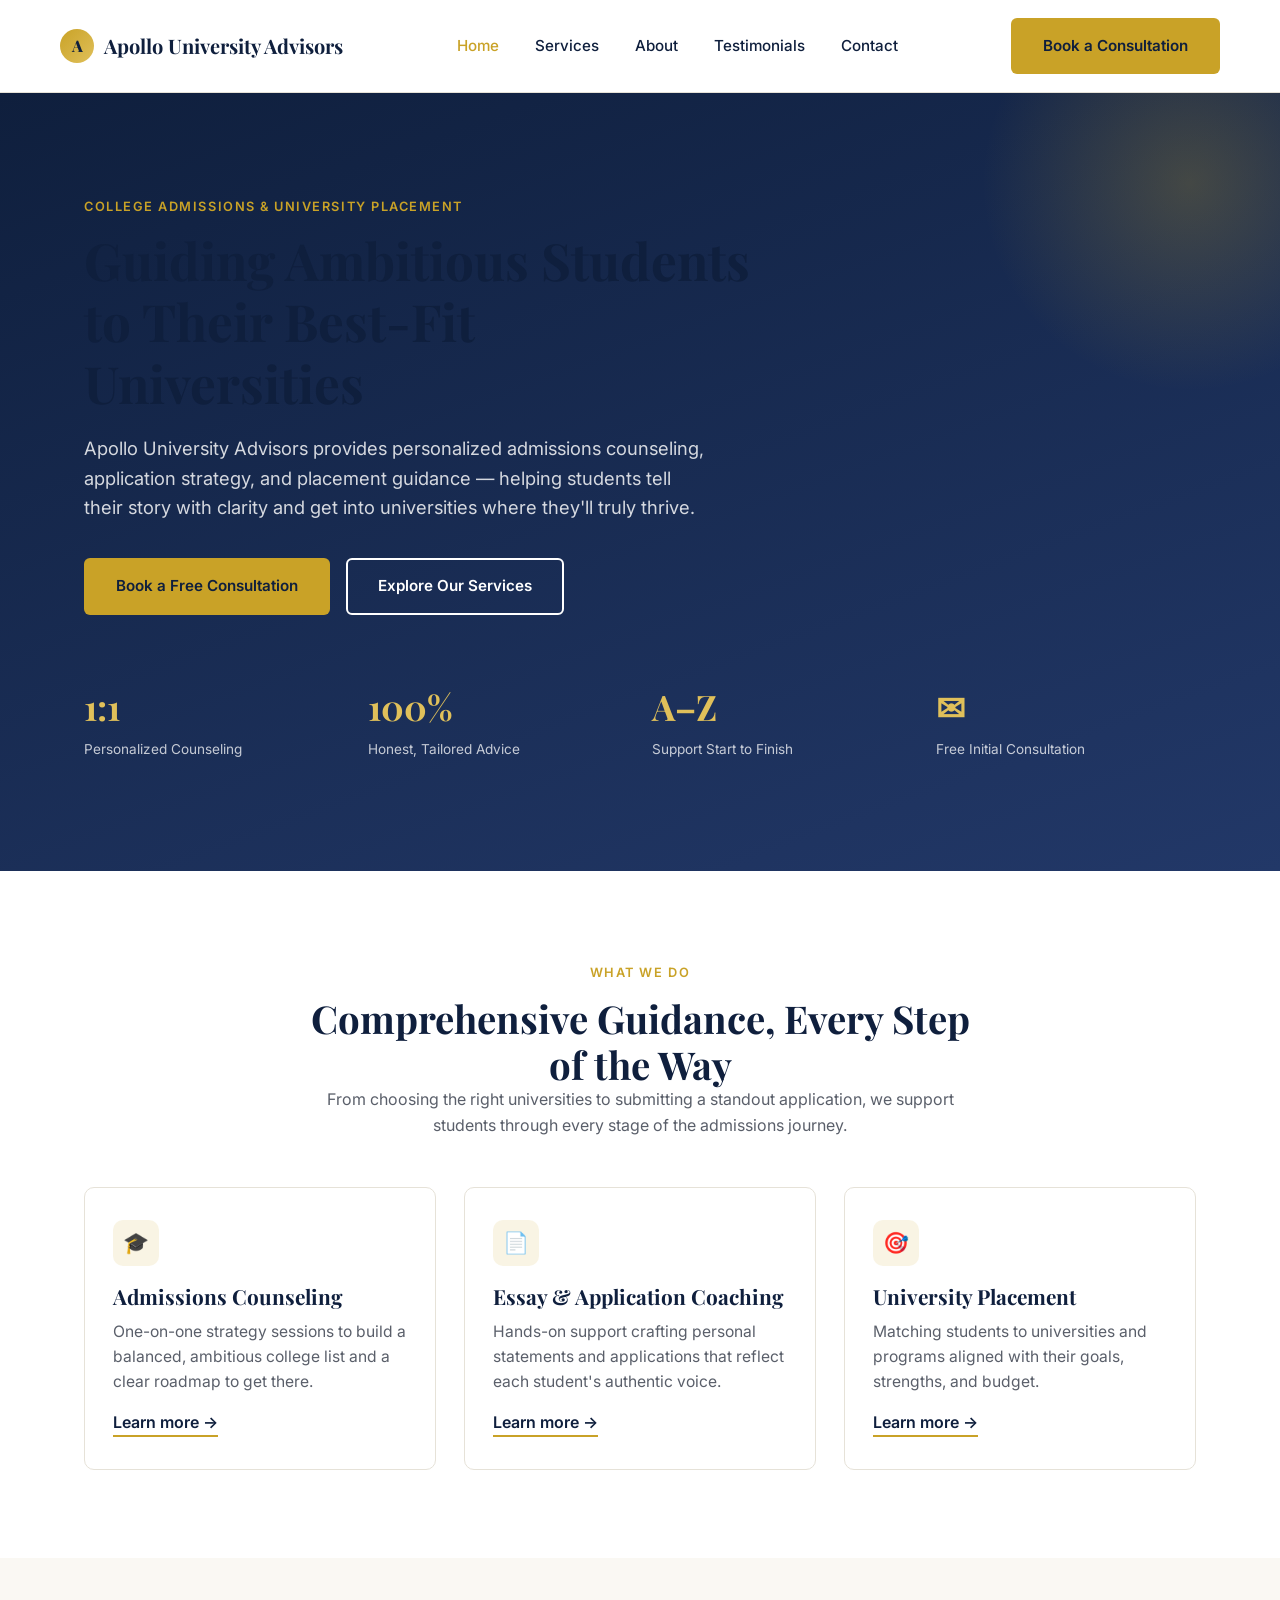
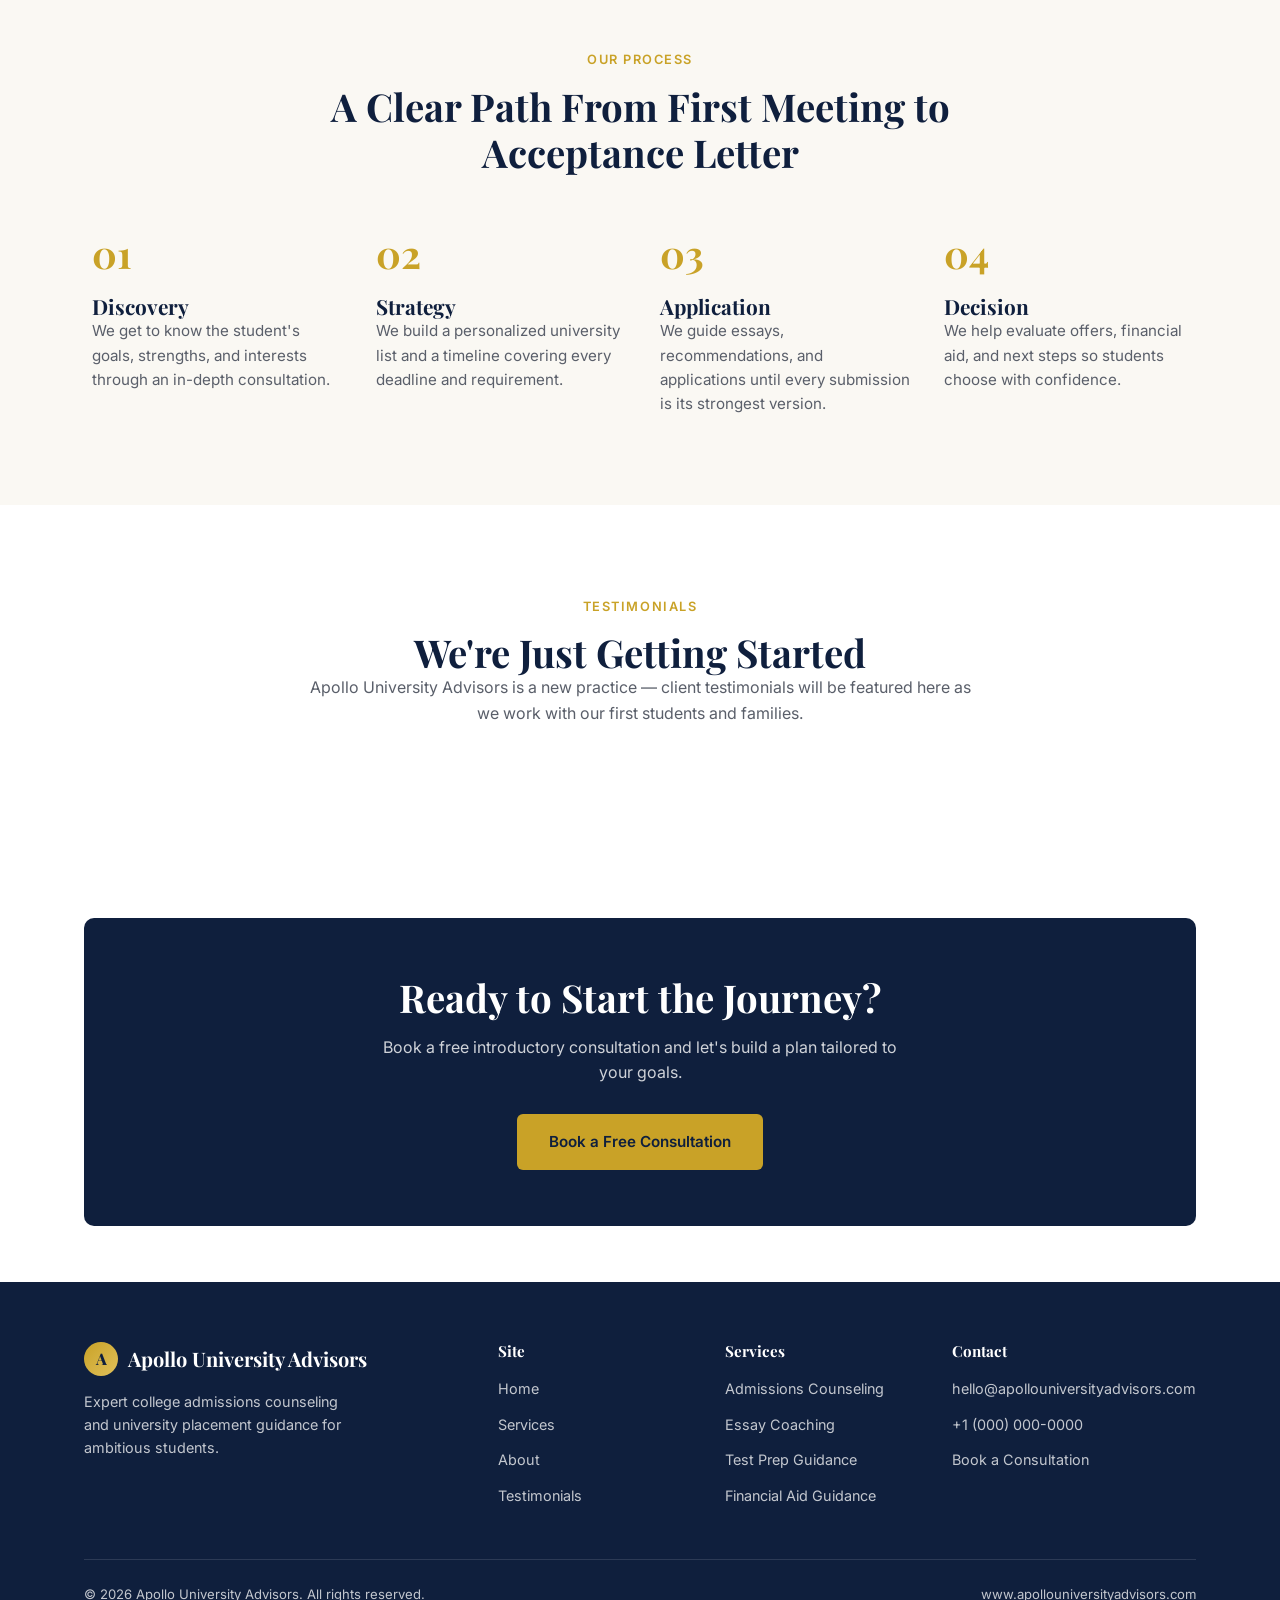
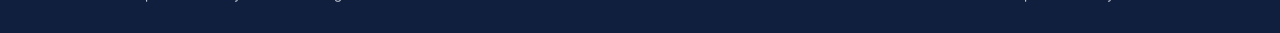
<file: index.html>
<!DOCTYPE html>
<html lang="en">
<head>
<meta charset="UTF-8">
<meta name="viewport" content="width=device-width, initial-scale=1.0">
<title>Apollo University Advisors | College Admissions Counseling</title>
<meta name="description" content="Apollo University Advisors provides expert college admissions counseling, university placement, and guidance to help ambitious students reach their best-fit universities.">
<meta name="google-site-verification" content="2dpwFZUw2odoMIkk7quG9jQZfR2jWKk57hz3xxqagy8" />
<link rel="preconnect" href="https://fonts.googleapis.com">
<link rel="preconnect" href="https://fonts.gstatic.com" crossorigin>
<link href="https://fonts.googleapis.com/css2?family=Playfair+Display:wght@700;800&family=Inter:wght@400;500;600;700&display=swap" rel="stylesheet">
<link rel="stylesheet" href="css/style.css">
</head>
<body>

<header class="site-header">
  <div class="container nav">
    <a href="index.html" class="brand">
      <span class="brand-mark">A</span>
      Apollo University Advisors
    </a>
    <button class="nav-toggle" aria-label="Toggle navigation">
      <span></span><span></span><span></span>
    </button>
    <nav class="nav-links">
      <a href="index.html">Home</a>
      <a href="services.html">Services</a>
      <a href="about.html">About</a>
      <a href="testimonials.html">Testimonials</a>
      <a href="contact.html">Contact</a>
    </nav>
    <div class="nav-cta">
      <a href="contact.html" class="btn btn-primary">Book a Consultation</a>
    </div>
  </div>
</header>

<section class="hero">
  <div class="container">
    <div class="hero-inner">
      <span class="eyebrow">College Admissions &amp; University Placement</span>
      <h1>Guiding Ambitious Students to Their Best-Fit Universities</h1>
      <p class="lede">Apollo University Advisors provides personalized admissions counseling, application strategy, and placement guidance — helping students tell their story with clarity and get into universities where they'll truly thrive.</p>
      <div class="hero-actions">
        <a href="contact.html" class="btn btn-primary">Book a Free Consultation</a>
        <a href="services.html" class="btn btn-outline">Explore Our Services</a>
      </div>
    </div>

    <div class="stats">
      <div>
        <div class="stat-num">1:1</div>
        <div class="stat-label">Personalized Counseling</div>
      </div>
      <div>
        <div class="stat-num">100%</div>
        <div class="stat-label">Honest, Tailored Advice</div>
      </div>
      <div>
        <div class="stat-num">A&ndash;Z</div>
        <div class="stat-label">Support Start to Finish</div>
      </div>
      <div>
        <div class="stat-num">&#9993;</div>
        <div class="stat-label">Free Initial Consultation</div>
      </div>
    </div>
  </div>
</section>

<section class="section">
  <div class="container">
    <div class="section-head">
      <span class="eyebrow">What We Do</span>
      <h2>Comprehensive Guidance, Every Step of the Way</h2>
      <p>From choosing the right universities to submitting a standout application, we support students through every stage of the admissions journey.</p>
    </div>

    <div class="grid grid-3">
      <div class="card">
        <div class="card-icon">&#127891;</div>
        <h3>Admissions Counseling</h3>
        <p>One-on-one strategy sessions to build a balanced, ambitious college list and a clear roadmap to get there.</p>
        <a href="services.html" class="card-link">Learn more &rarr;</a>
      </div>
      <div class="card">
        <div class="card-icon">&#128196;</div>
        <h3>Essay &amp; Application Coaching</h3>
        <p>Hands-on support crafting personal statements and applications that reflect each student's authentic voice.</p>
        <a href="services.html" class="card-link">Learn more &rarr;</a>
      </div>
      <div class="card">
        <div class="card-icon">&#127919;</div>
        <h3>University Placement</h3>
        <p>Matching students to universities and programs aligned with their goals, strengths, and budget.</p>
        <a href="services.html" class="card-link">Learn more &rarr;</a>
      </div>
    </div>
  </div>
</section>

<section class="section section--cream">
  <div class="container">
    <div class="section-head">
      <span class="eyebrow">Our Process</span>
      <h2>A Clear Path From First Meeting to Acceptance Letter</h2>
    </div>

    <div class="steps">
      <div class="step">
        <div class="step-num">01</div>
        <h3>Discovery</h3>
        <p>We get to know the student's goals, strengths, and interests through an in-depth consultation.</p>
      </div>
      <div class="step">
        <div class="step-num">02</div>
        <h3>Strategy</h3>
        <p>We build a personalized university list and a timeline covering every deadline and requirement.</p>
      </div>
      <div class="step">
        <div class="step-num">03</div>
        <h3>Application</h3>
        <p>We guide essays, recommendations, and applications until every submission is its strongest version.</p>
      </div>
      <div class="step">
        <div class="step-num">04</div>
        <h3>Decision</h3>
        <p>We help evaluate offers, financial aid, and next steps so students choose with confidence.</p>
      </div>
    </div>
  </div>
</section>

<section class="section">
  <div class="container">
    <div class="section-head">
      <span class="eyebrow">Testimonials</span>
      <h2>We're Just Getting Started</h2>
      <p>Apollo University Advisors is a new practice — client testimonials will be featured here as we work with our first students and families.</p>
    </div>
  </div>
</section>

<section class="section section--tight">
  <div class="container">
    <div class="cta-banner">
      <h2>Ready to Start the Journey?</h2>
      <p>Book a free introductory consultation and let's build a plan tailored to your goals.</p>
      <a href="contact.html" class="btn btn-primary">Book a Free Consultation</a>
    </div>
  </div>
</section>

<footer class="site-footer">
  <div class="container">
    <div class="footer-grid">
      <div class="footer-brand">
        <a href="index.html" class="brand">
          <span class="brand-mark">A</span>
          Apollo University Advisors
        </a>
        <p>Expert college admissions counseling and university placement guidance for ambitious students.</p>
      </div>
      <div class="footer-col">
        <h4>Site</h4>
        <ul>
          <li><a href="index.html">Home</a></li>
          <li><a href="services.html">Services</a></li>
          <li><a href="about.html">About</a></li>
          <li><a href="testimonials.html">Testimonials</a></li>
        </ul>
      </div>
      <div class="footer-col">
        <h4>Services</h4>
        <ul>
          <li><a href="services.html">Admissions Counseling</a></li>
          <li><a href="services.html">Essay Coaching</a></li>
          <li><a href="services.html">Test Prep Guidance</a></li>
          <li><a href="services.html">Financial Aid Guidance</a></li>
        </ul>
      </div>
      <div class="footer-col">
        <h4>Contact</h4>
        <ul>
          <li><a href="mailto:hello@apollouniversityadvisors.com">hello@apollouniversityadvisors.com</a></li>
          <li><a href="tel:+10000000000">+1 (000) 000-0000</a></li>
          <li><a href="contact.html">Book a Consultation</a></li>
        </ul>
      </div>
    </div>
    <div class="footer-bottom">
      <span>&copy; <span id="year"></span> Apollo University Advisors. All rights reserved.</span>
      <span>www.apollouniversityadvisors.com</span>
    </div>
  </div>
</footer>

<script src="js/main.js"></script>
</body>
</html>
</file>
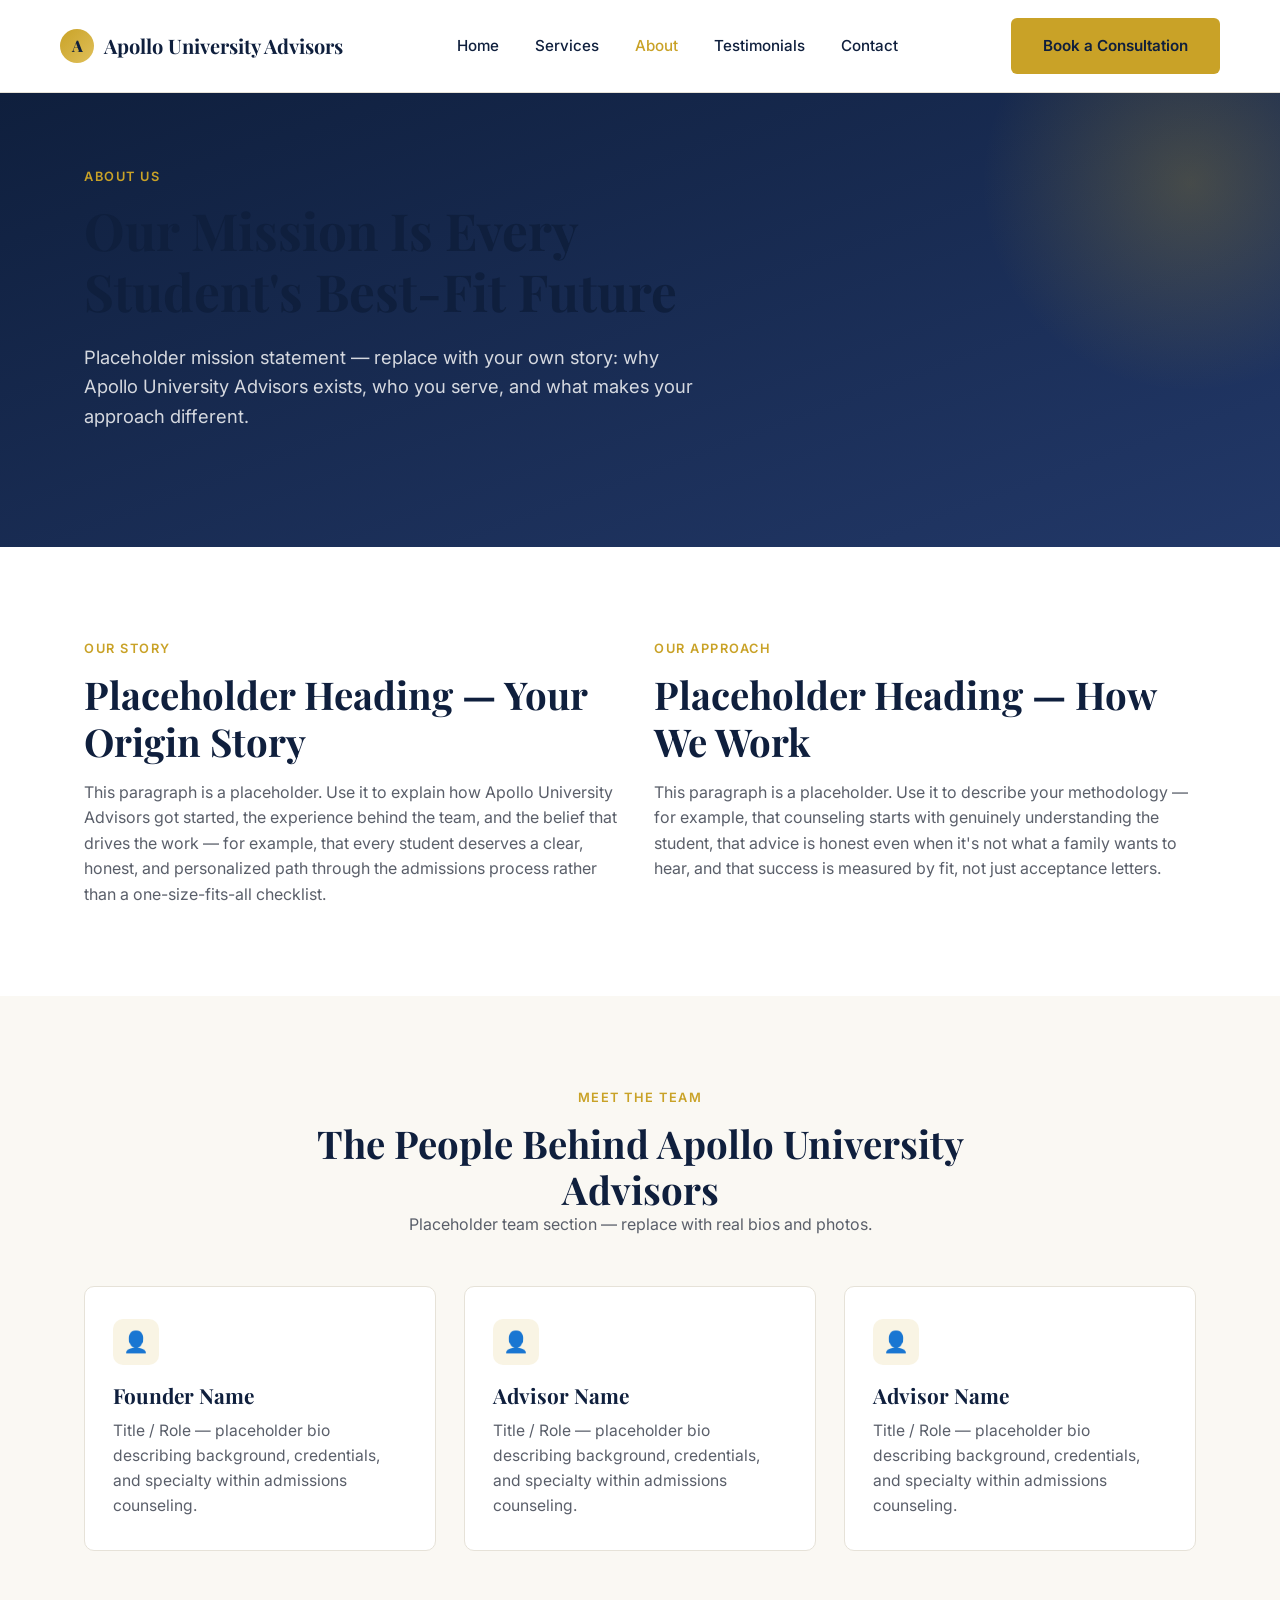
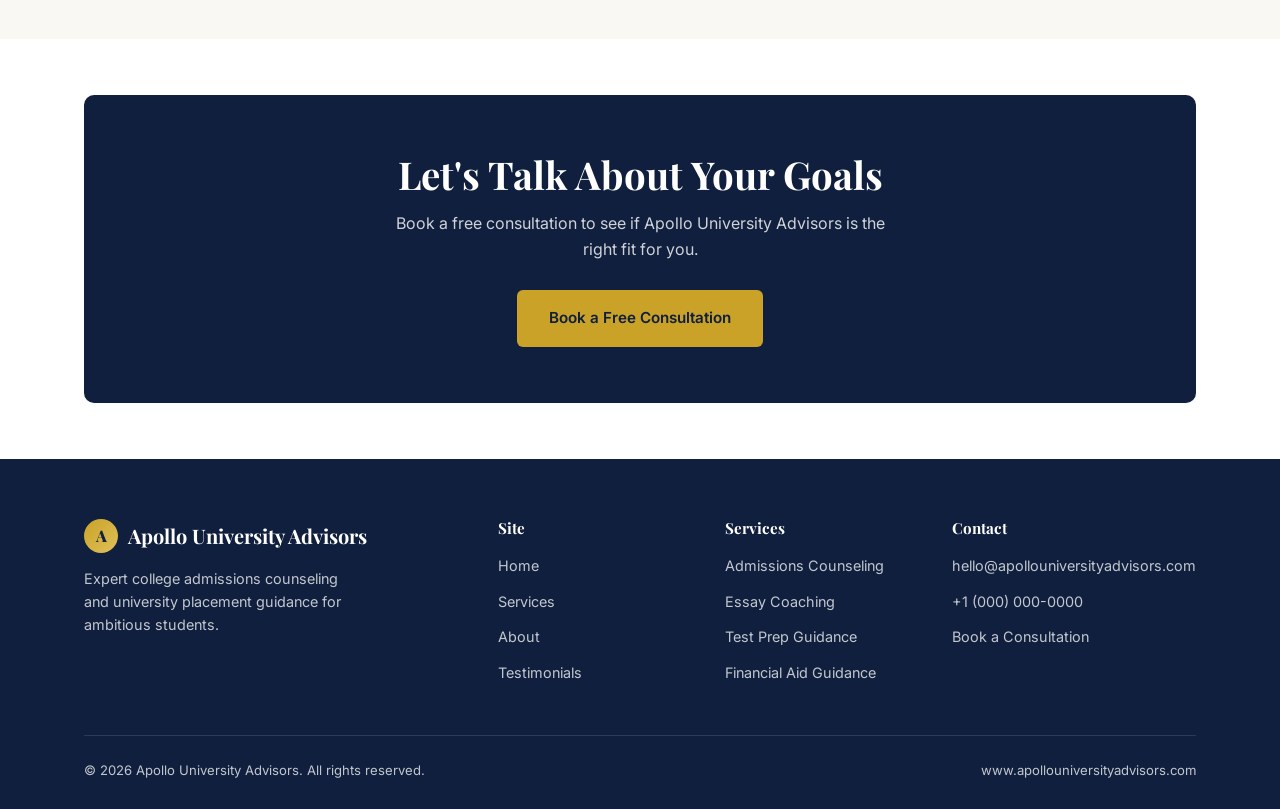
<file: about.html>
<!DOCTYPE html>
<html lang="en">
<head>
<meta charset="UTF-8">
<meta name="viewport" content="width=device-width, initial-scale=1.0">
<title>About | Apollo University Advisors</title>
<meta name="description" content="Learn about Apollo University Advisors' mission, approach, and the people behind our college admissions counseling.">
<link rel="preconnect" href="https://fonts.googleapis.com">
<link rel="preconnect" href="https://fonts.gstatic.com" crossorigin>
<link href="https://fonts.googleapis.com/css2?family=Playfair+Display:wght@700;800&family=Inter:wght@400;500;600;700&display=swap" rel="stylesheet">
<link rel="stylesheet" href="css/style.css">
</head>
<body>

<header class="site-header">
  <div class="container nav">
    <a href="index.html" class="brand">
      <span class="brand-mark">A</span>
      Apollo University Advisors
    </a>
    <button class="nav-toggle" aria-label="Toggle navigation">
      <span></span><span></span><span></span>
    </button>
    <nav class="nav-links">
      <a href="index.html">Home</a>
      <a href="services.html">Services</a>
      <a href="about.html">About</a>
      <a href="testimonials.html">Testimonials</a>
      <a href="contact.html">Contact</a>
    </nav>
    <div class="nav-cta">
      <a href="contact.html" class="btn btn-primary">Book a Consultation</a>
    </div>
  </div>
</header>

<section class="hero" style="padding: 70px 0 80px;">
  <div class="container">
    <div class="hero-inner">
      <span class="eyebrow">About Us</span>
      <h1>Our Mission Is Every Student's Best-Fit Future</h1>
      <p class="lede">Placeholder mission statement — replace with your own story: why Apollo University Advisors exists, who you serve, and what makes your approach different.</p>
    </div>
  </div>
</section>

<section class="section">
  <div class="container">
    <div class="grid grid-2">
      <div>
        <span class="eyebrow">Our Story</span>
        <h2>Placeholder Heading — Your Origin Story</h2>
        <p style="color: var(--muted); margin-top: 16px;">
          This paragraph is a placeholder. Use it to explain how Apollo University Advisors got started,
          the experience behind the team, and the belief that drives the work — for example, that every
          student deserves a clear, honest, and personalized path through the admissions process rather
          than a one-size-fits-all checklist.
        </p>
      </div>
      <div>
        <span class="eyebrow">Our Approach</span>
        <h2>Placeholder Heading — How We Work</h2>
        <p style="color: var(--muted); margin-top: 16px;">
          This paragraph is a placeholder. Use it to describe your methodology — for example, that
          counseling starts with genuinely understanding the student, that advice is honest even when
          it's not what a family wants to hear, and that success is measured by fit, not just
          acceptance letters.
        </p>
      </div>
    </div>
  </div>
</section>

<section class="section section--cream">
  <div class="container">
    <div class="section-head">
      <span class="eyebrow">Meet the Team</span>
      <h2>The People Behind Apollo University Advisors</h2>
      <p>Placeholder team section — replace with real bios and photos.</p>
    </div>

    <div class="grid grid-3">
      <div class="card">
        <div class="card-icon">&#128100;</div>
        <h3>Founder Name</h3>
        <p>Title / Role — placeholder bio describing background, credentials, and specialty within admissions counseling.</p>
      </div>
      <div class="card">
        <div class="card-icon">&#128100;</div>
        <h3>Advisor Name</h3>
        <p>Title / Role — placeholder bio describing background, credentials, and specialty within admissions counseling.</p>
      </div>
      <div class="card">
        <div class="card-icon">&#128100;</div>
        <h3>Advisor Name</h3>
        <p>Title / Role — placeholder bio describing background, credentials, and specialty within admissions counseling.</p>
      </div>
    </div>
  </div>
</section>

<section class="section section--tight">
  <div class="container">
    <div class="cta-banner">
      <h2>Let's Talk About Your Goals</h2>
      <p>Book a free consultation to see if Apollo University Advisors is the right fit for you.</p>
      <a href="contact.html" class="btn btn-primary">Book a Free Consultation</a>
    </div>
  </div>
</section>

<footer class="site-footer">
  <div class="container">
    <div class="footer-grid">
      <div class="footer-brand">
        <a href="index.html" class="brand">
          <span class="brand-mark">A</span>
          Apollo University Advisors
        </a>
        <p>Expert college admissions counseling and university placement guidance for ambitious students.</p>
      </div>
      <div class="footer-col">
        <h4>Site</h4>
        <ul>
          <li><a href="index.html">Home</a></li>
          <li><a href="services.html">Services</a></li>
          <li><a href="about.html">About</a></li>
          <li><a href="testimonials.html">Testimonials</a></li>
        </ul>
      </div>
      <div class="footer-col">
        <h4>Services</h4>
        <ul>
          <li><a href="services.html">Admissions Counseling</a></li>
          <li><a href="services.html">Essay Coaching</a></li>
          <li><a href="services.html">Test Prep Guidance</a></li>
          <li><a href="services.html">Financial Aid Guidance</a></li>
        </ul>
      </div>
      <div class="footer-col">
        <h4>Contact</h4>
        <ul>
          <li><a href="mailto:hello@apollouniversityadvisors.com">hello@apollouniversityadvisors.com</a></li>
          <li><a href="tel:+10000000000">+1 (000) 000-0000</a></li>
          <li><a href="contact.html">Book a Consultation</a></li>
        </ul>
      </div>
    </div>
    <div class="footer-bottom">
      <span>&copy; <span id="year"></span> Apollo University Advisors. All rights reserved.</span>
      <span>www.apollouniversityadvisors.com</span>
    </div>
  </div>
</footer>

<script src="js/main.js"></script>
</body>
</html>
</file>
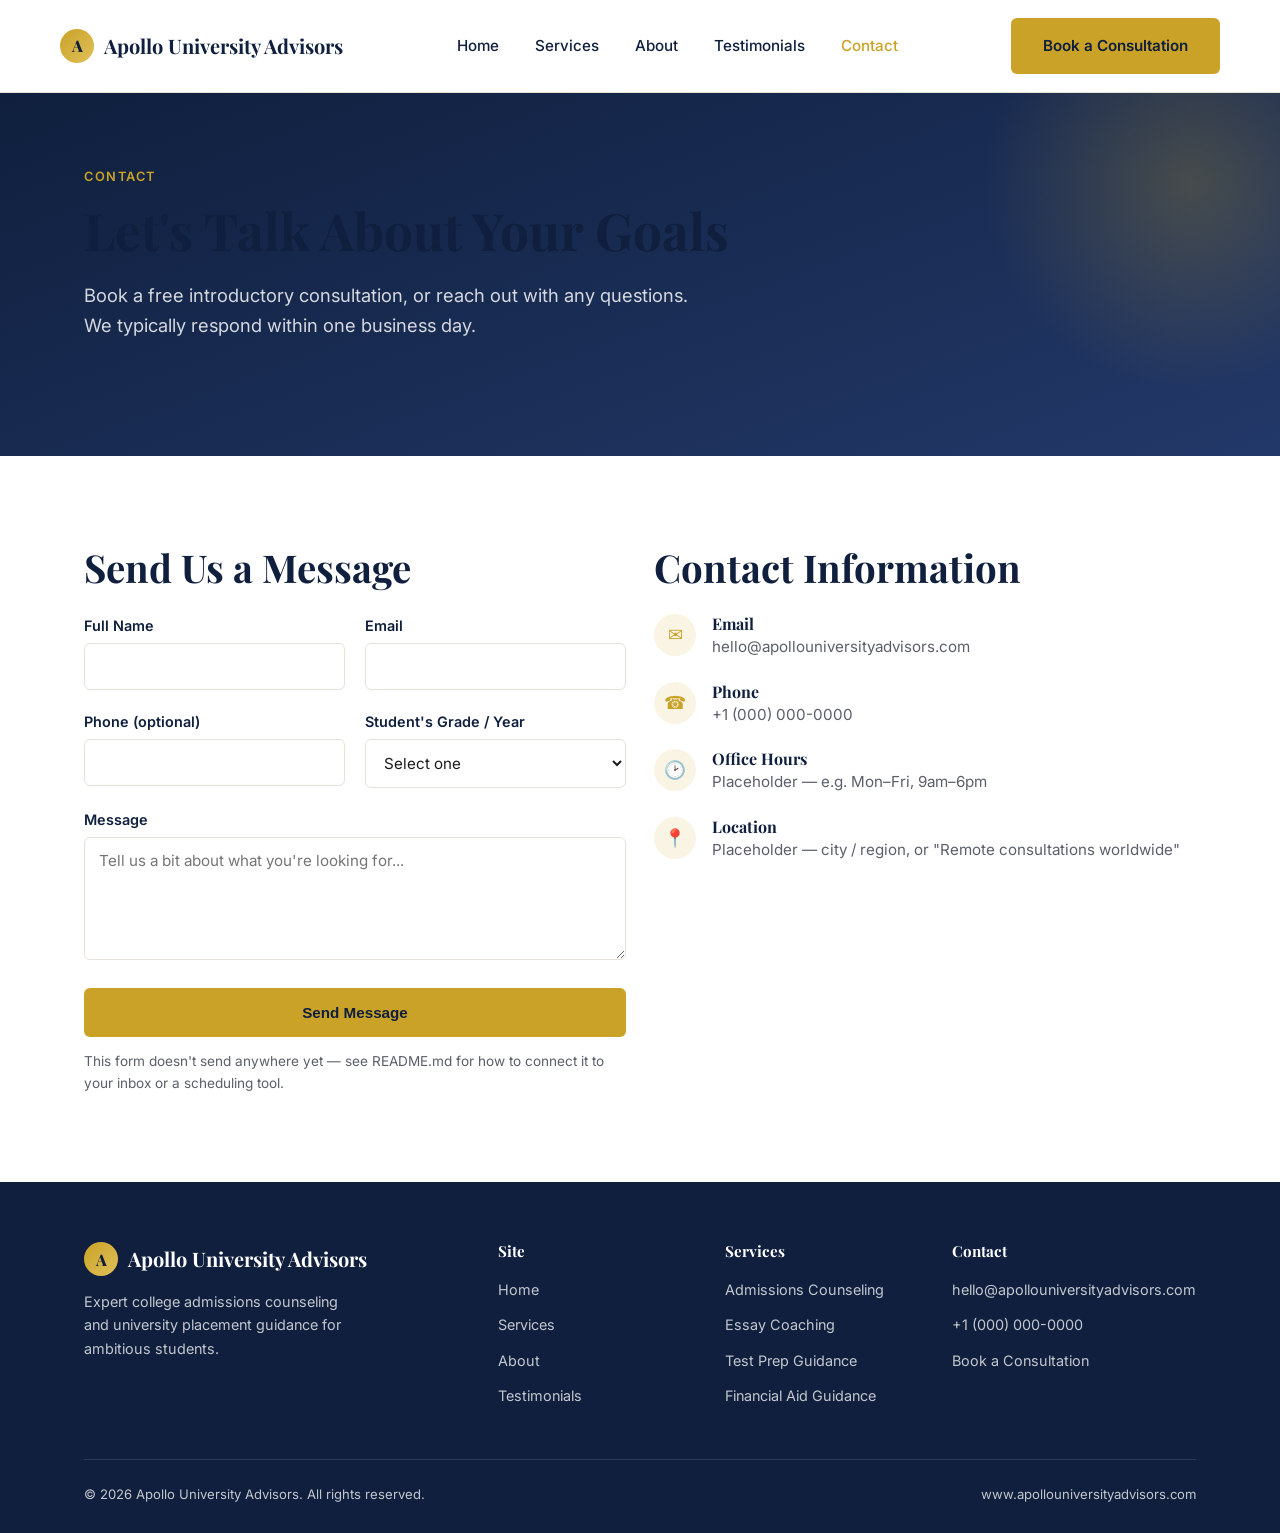
<file: contact.html>
<!DOCTYPE html>
<html lang="en">
<head>
<meta charset="UTF-8">
<meta name="viewport" content="width=device-width, initial-scale=1.0">
<title>Contact | Apollo University Advisors</title>
<meta name="description" content="Book a free consultation with Apollo University Advisors to discuss college admissions counseling and university placement.">
<link rel="preconnect" href="https://fonts.googleapis.com">
<link rel="preconnect" href="https://fonts.gstatic.com" crossorigin>
<link href="https://fonts.googleapis.com/css2?family=Playfair+Display:wght@700;800&family=Inter:wght@400;500;600;700&display=swap" rel="stylesheet">
<link rel="stylesheet" href="css/style.css">
</head>
<body>

<header class="site-header">
  <div class="container nav">
    <a href="index.html" class="brand">
      <span class="brand-mark">A</span>
      Apollo University Advisors
    </a>
    <button class="nav-toggle" aria-label="Toggle navigation">
      <span></span><span></span><span></span>
    </button>
    <nav class="nav-links">
      <a href="index.html">Home</a>
      <a href="services.html">Services</a>
      <a href="about.html">About</a>
      <a href="testimonials.html">Testimonials</a>
      <a href="contact.html">Contact</a>
    </nav>
    <div class="nav-cta">
      <a href="contact.html" class="btn btn-primary">Book a Consultation</a>
    </div>
  </div>
</header>

<section class="hero" style="padding: 70px 0 80px;">
  <div class="container">
    <div class="hero-inner">
      <span class="eyebrow">Contact</span>
      <h1>Let's Talk About Your Goals</h1>
      <p class="lede">Book a free introductory consultation, or reach out with any questions. We typically respond within one business day.</p>
    </div>
  </div>
</section>

<section class="section">
  <div class="container">
    <div class="grid grid-2" style="align-items: start;">

      <div>
        <h2 style="margin-bottom: 24px;">Send Us a Message</h2>
        <form id="contact-form">
          <div class="form-row">
            <div class="form-group">
              <label for="name">Full Name</label>
              <input type="text" id="name" name="name" required>
            </div>
            <div class="form-group">
              <label for="email">Email</label>
              <input type="email" id="email" name="email" required>
            </div>
          </div>

          <div class="form-row">
            <div class="form-group">
              <label for="phone">Phone (optional)</label>
              <input type="tel" id="phone" name="phone">
            </div>
            <div class="form-group">
              <label for="grade">Student's Grade / Year</label>
              <select id="grade" name="grade">
                <option value="">Select one</option>
                <option value="9">9th Grade</option>
                <option value="10">10th Grade</option>
                <option value="11">11th Grade</option>
                <option value="12">12th Grade</option>
                <option value="transfer">Transfer Student</option>
                <option value="other">Other</option>
              </select>
            </div>
          </div>

          <div class="form-group">
            <label for="message">Message</label>
            <textarea id="message" name="message" rows="5" required placeholder="Tell us a bit about what you're looking for..."></textarea>
          </div>

          <button type="submit" class="btn btn-primary btn-block">Send Message</button>
          <p id="form-status" class="form-status"></p>
          <p class="form-note">This form doesn't send anywhere yet — see README.md for how to connect it to your inbox or a scheduling tool.</p>
        </form>
      </div>

      <div>
        <h2 style="margin-bottom: 24px;">Contact Information</h2>
        <div class="contact-info-list">
          <div class="contact-info-item">
            <div class="contact-info-icon">&#9993;</div>
            <div>
              <h4>Email</h4>
              <p><a href="mailto:hello@apollouniversityadvisors.com">hello@apollouniversityadvisors.com</a></p>
            </div>
          </div>
          <div class="contact-info-item">
            <div class="contact-info-icon">&#9742;</div>
            <div>
              <h4>Phone</h4>
              <p><a href="tel:+10000000000">+1 (000) 000-0000</a></p>
            </div>
          </div>
          <div class="contact-info-item">
            <div class="contact-info-icon">&#128337;</div>
            <div>
              <h4>Office Hours</h4>
              <p>Placeholder — e.g. Mon&ndash;Fri, 9am&ndash;6pm</p>
            </div>
          </div>
          <div class="contact-info-item">
            <div class="contact-info-icon">&#128205;</div>
            <div>
              <h4>Location</h4>
              <p>Placeholder — city / region, or "Remote consultations worldwide"</p>
            </div>
          </div>
        </div>
      </div>

    </div>
  </div>
</section>

<footer class="site-footer">
  <div class="container">
    <div class="footer-grid">
      <div class="footer-brand">
        <a href="index.html" class="brand">
          <span class="brand-mark">A</span>
          Apollo University Advisors
        </a>
        <p>Expert college admissions counseling and university placement guidance for ambitious students.</p>
      </div>
      <div class="footer-col">
        <h4>Site</h4>
        <ul>
          <li><a href="index.html">Home</a></li>
          <li><a href="services.html">Services</a></li>
          <li><a href="about.html">About</a></li>
          <li><a href="testimonials.html">Testimonials</a></li>
        </ul>
      </div>
      <div class="footer-col">
        <h4>Services</h4>
        <ul>
          <li><a href="services.html">Admissions Counseling</a></li>
          <li><a href="services.html">Essay Coaching</a></li>
          <li><a href="services.html">Test Prep Guidance</a></li>
          <li><a href="services.html">Financial Aid Guidance</a></li>
        </ul>
      </div>
      <div class="footer-col">
        <h4>Contact</h4>
        <ul>
          <li><a href="mailto:hello@apollouniversityadvisors.com">hello@apollouniversityadvisors.com</a></li>
          <li><a href="tel:+10000000000">+1 (000) 000-0000</a></li>
          <li><a href="contact.html">Book a Consultation</a></li>
        </ul>
      </div>
    </div>
    <div class="footer-bottom">
      <span>&copy; <span id="year"></span> Apollo University Advisors. All rights reserved.</span>
      <span>www.apollouniversityadvisors.com</span>
    </div>
  </div>
</footer>

<script src="js/main.js"></script>
</body>
</html>
</file>
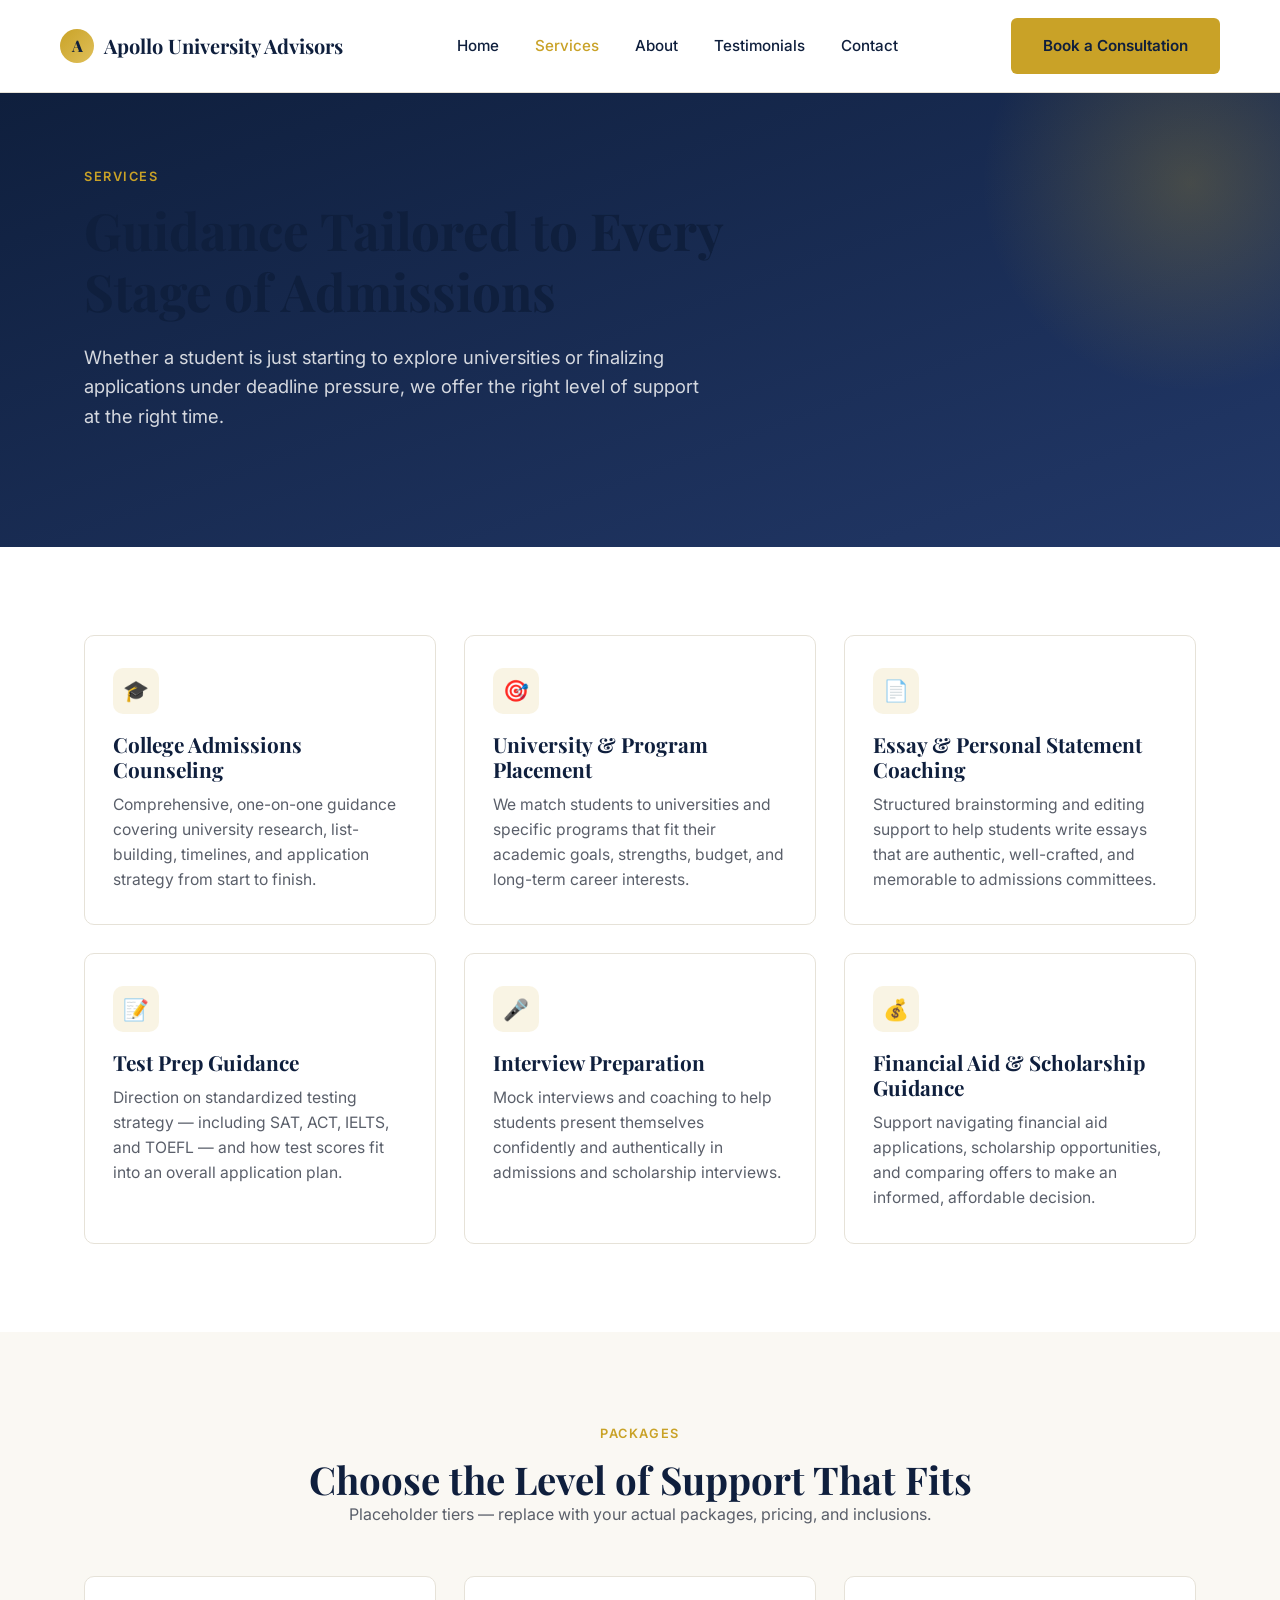
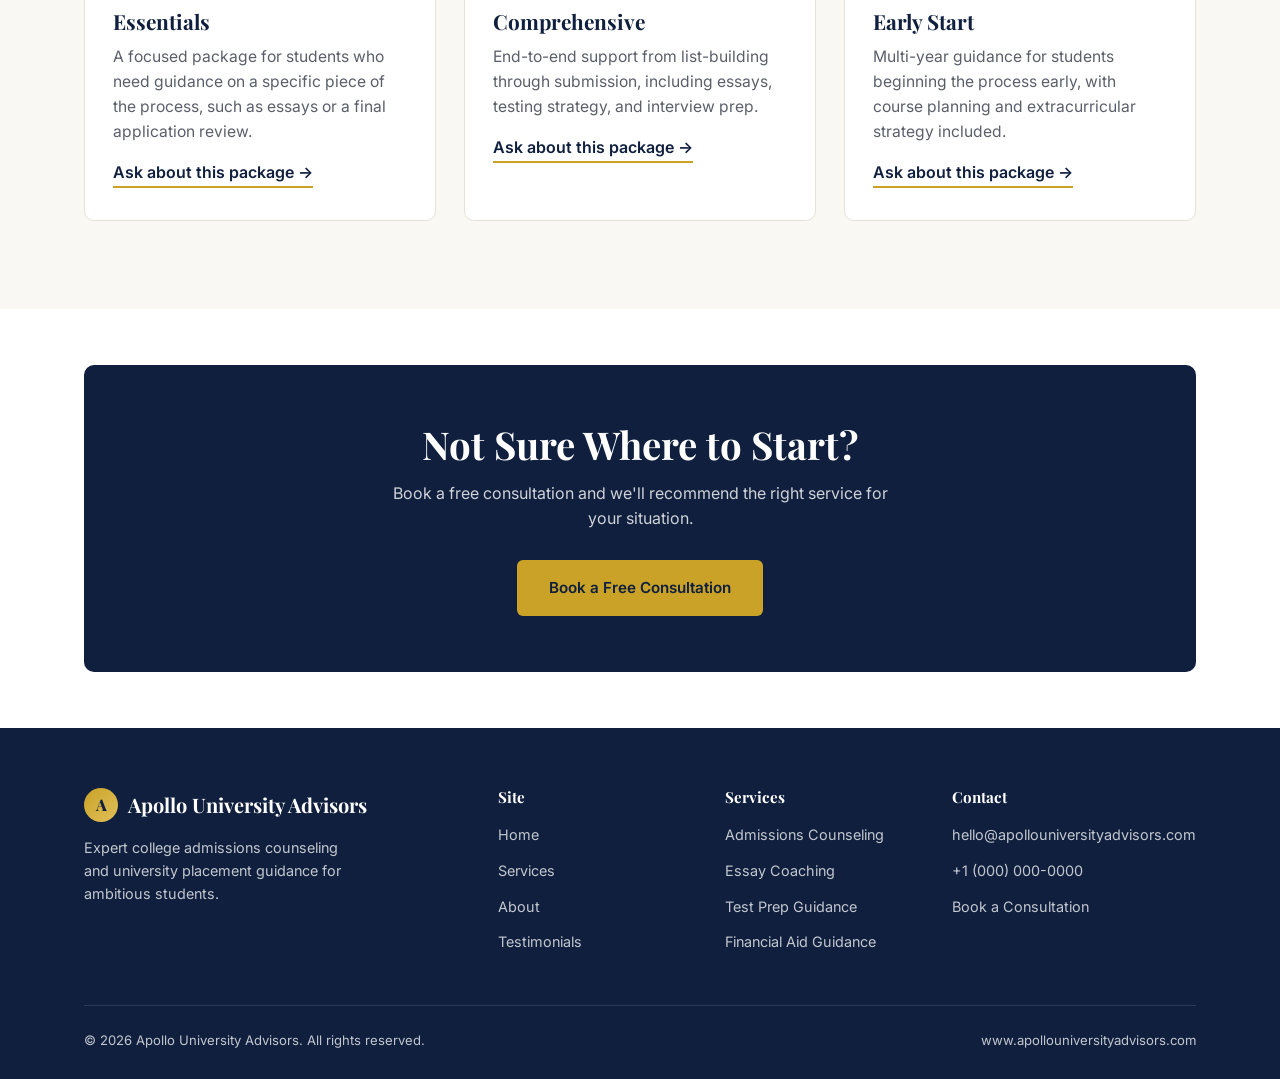
<file: services.html>
<!DOCTYPE html>
<html lang="en">
<head>
<meta charset="UTF-8">
<meta name="viewport" content="width=device-width, initial-scale=1.0">
<title>Services | Apollo University Advisors</title>
<meta name="description" content="Explore Apollo University Advisors' full range of college admissions counseling, essay coaching, test prep guidance, and financial aid support.">
<link rel="preconnect" href="https://fonts.googleapis.com">
<link rel="preconnect" href="https://fonts.gstatic.com" crossorigin>
<link href="https://fonts.googleapis.com/css2?family=Playfair+Display:wght@700;800&family=Inter:wght@400;500;600;700&display=swap" rel="stylesheet">
<link rel="stylesheet" href="css/style.css">
</head>
<body>

<header class="site-header">
  <div class="container nav">
    <a href="index.html" class="brand">
      <span class="brand-mark">A</span>
      Apollo University Advisors
    </a>
    <button class="nav-toggle" aria-label="Toggle navigation">
      <span></span><span></span><span></span>
    </button>
    <nav class="nav-links">
      <a href="index.html">Home</a>
      <a href="services.html">Services</a>
      <a href="about.html">About</a>
      <a href="testimonials.html">Testimonials</a>
      <a href="contact.html">Contact</a>
    </nav>
    <div class="nav-cta">
      <a href="contact.html" class="btn btn-primary">Book a Consultation</a>
    </div>
  </div>
</header>

<section class="hero" style="padding: 70px 0 80px;">
  <div class="container">
    <div class="hero-inner">
      <span class="eyebrow">Services</span>
      <h1>Guidance Tailored to Every Stage of Admissions</h1>
      <p class="lede">Whether a student is just starting to explore universities or finalizing applications under deadline pressure, we offer the right level of support at the right time.</p>
    </div>
  </div>
</section>

<section class="section">
  <div class="container">
    <div class="grid grid-3">

      <div class="card">
        <div class="card-icon">&#127891;</div>
        <h3>College Admissions Counseling</h3>
        <p>Comprehensive, one-on-one guidance covering university research, list-building, timelines, and application strategy from start to finish.</p>
      </div>

      <div class="card">
        <div class="card-icon">&#127919;</div>
        <h3>University &amp; Program Placement</h3>
        <p>We match students to universities and specific programs that fit their academic goals, strengths, budget, and long-term career interests.</p>
      </div>

      <div class="card">
        <div class="card-icon">&#128196;</div>
        <h3>Essay &amp; Personal Statement Coaching</h3>
        <p>Structured brainstorming and editing support to help students write essays that are authentic, well-crafted, and memorable to admissions committees.</p>
      </div>

      <div class="card">
        <div class="card-icon">&#128221;</div>
        <h3>Test Prep Guidance</h3>
        <p>Direction on standardized testing strategy — including SAT, ACT, IELTS, and TOEFL — and how test scores fit into an overall application plan.</p>
      </div>

      <div class="card">
        <div class="card-icon">&#127908;</div>
        <h3>Interview Preparation</h3>
        <p>Mock interviews and coaching to help students present themselves confidently and authentically in admissions and scholarship interviews.</p>
      </div>

      <div class="card">
        <div class="card-icon">&#128176;</div>
        <h3>Financial Aid &amp; Scholarship Guidance</h3>
        <p>Support navigating financial aid applications, scholarship opportunities, and comparing offers to make an informed, affordable decision.</p>
      </div>

    </div>
  </div>
</section>

<section class="section section--cream">
  <div class="container">
    <div class="section-head">
      <span class="eyebrow">Packages</span>
      <h2>Choose the Level of Support That Fits</h2>
      <p>Placeholder tiers — replace with your actual packages, pricing, and inclusions.</p>
    </div>

    <div class="grid grid-3">
      <div class="card">
        <h3>Essentials</h3>
        <p>A focused package for students who need guidance on a specific piece of the process, such as essays or a final application review.</p>
        <a href="contact.html" class="card-link">Ask about this package &rarr;</a>
      </div>
      <div class="card">
        <h3>Comprehensive</h3>
        <p>End-to-end support from list-building through submission, including essays, testing strategy, and interview prep.</p>
        <a href="contact.html" class="card-link">Ask about this package &rarr;</a>
      </div>
      <div class="card">
        <h3>Early Start</h3>
        <p>Multi-year guidance for students beginning the process early, with course planning and extracurricular strategy included.</p>
        <a href="contact.html" class="card-link">Ask about this package &rarr;</a>
      </div>
    </div>
  </div>
</section>

<section class="section section--tight">
  <div class="container">
    <div class="cta-banner">
      <h2>Not Sure Where to Start?</h2>
      <p>Book a free consultation and we'll recommend the right service for your situation.</p>
      <a href="contact.html" class="btn btn-primary">Book a Free Consultation</a>
    </div>
  </div>
</section>

<footer class="site-footer">
  <div class="container">
    <div class="footer-grid">
      <div class="footer-brand">
        <a href="index.html" class="brand">
          <span class="brand-mark">A</span>
          Apollo University Advisors
        </a>
        <p>Expert college admissions counseling and university placement guidance for ambitious students.</p>
      </div>
      <div class="footer-col">
        <h4>Site</h4>
        <ul>
          <li><a href="index.html">Home</a></li>
          <li><a href="services.html">Services</a></li>
          <li><a href="about.html">About</a></li>
          <li><a href="testimonials.html">Testimonials</a></li>
        </ul>
      </div>
      <div class="footer-col">
        <h4>Services</h4>
        <ul>
          <li><a href="services.html">Admissions Counseling</a></li>
          <li><a href="services.html">Essay Coaching</a></li>
          <li><a href="services.html">Test Prep Guidance</a></li>
          <li><a href="services.html">Financial Aid Guidance</a></li>
        </ul>
      </div>
      <div class="footer-col">
        <h4>Contact</h4>
        <ul>
          <li><a href="mailto:hello@apollouniversityadvisors.com">hello@apollouniversityadvisors.com</a></li>
          <li><a href="tel:+10000000000">+1 (000) 000-0000</a></li>
          <li><a href="contact.html">Book a Consultation</a></li>
        </ul>
      </div>
    </div>
    <div class="footer-bottom">
      <span>&copy; <span id="year"></span> Apollo University Advisors. All rights reserved.</span>
      <span>www.apollouniversityadvisors.com</span>
    </div>
  </div>
</footer>

<script src="js/main.js"></script>
</body>
</html>
</file>
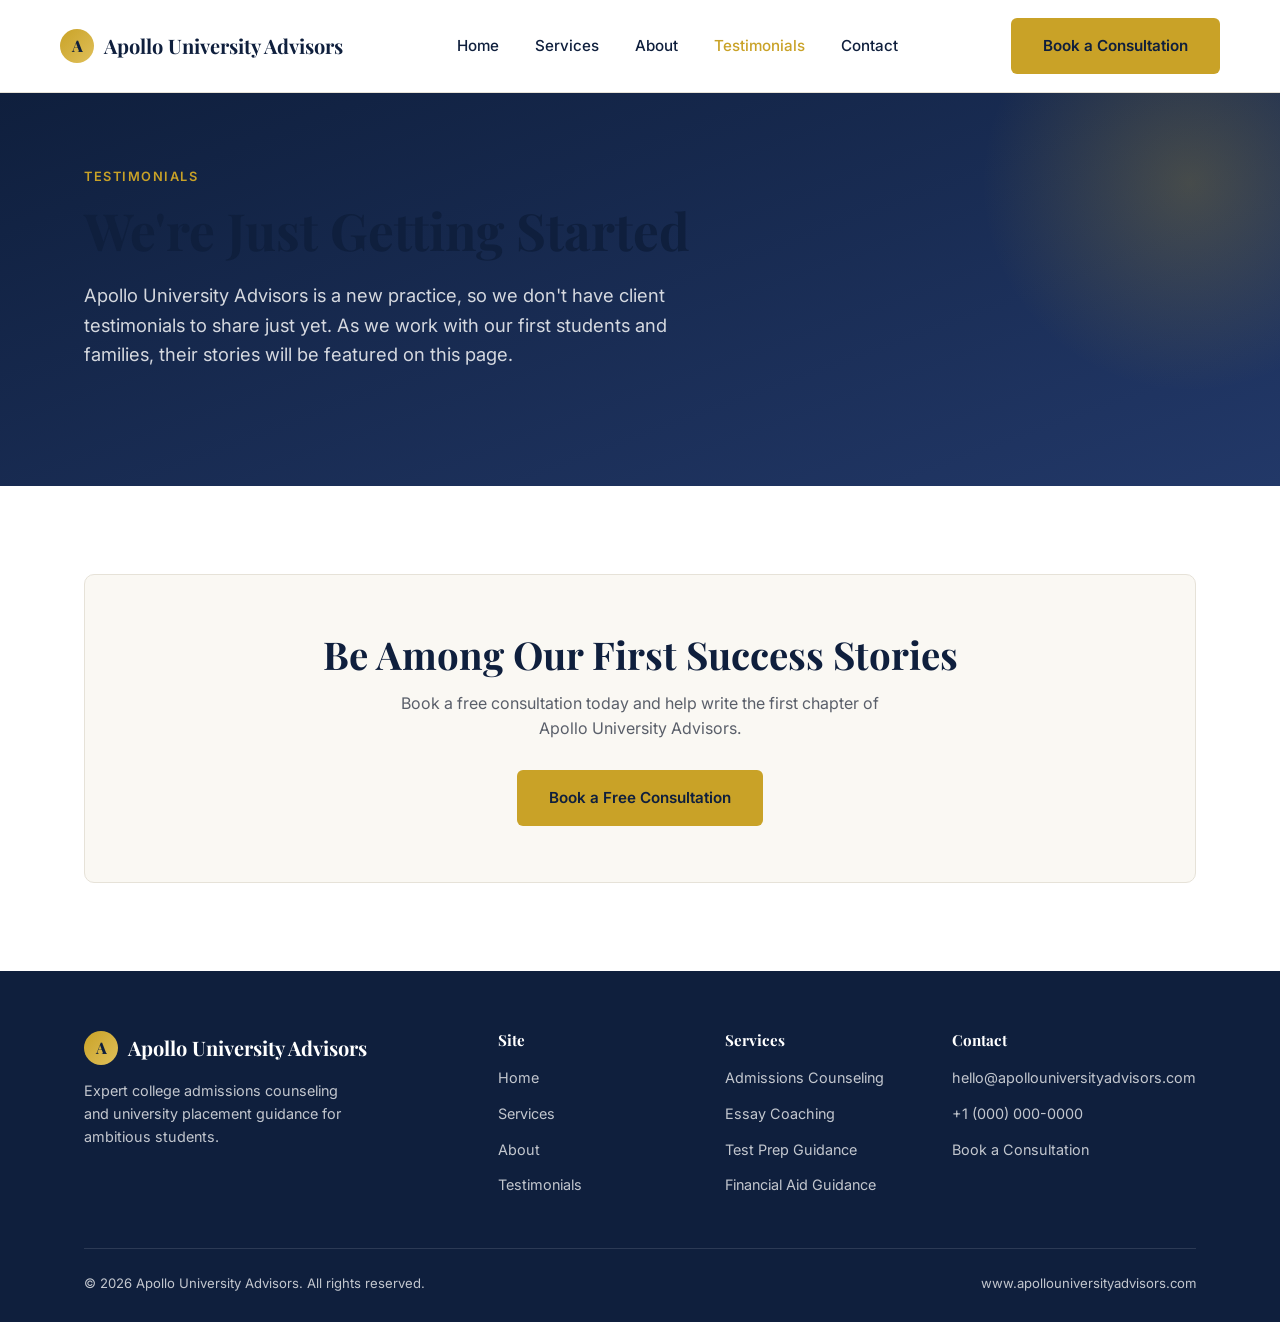
<file: testimonials.html>
<!DOCTYPE html>
<html lang="en">
<head>
<meta charset="UTF-8">
<meta name="viewport" content="width=device-width, initial-scale=1.0">
<title>Testimonials | Apollo University Advisors</title>
<meta name="description" content="Read what students and families say about working with Apollo University Advisors on college admissions and university placement.">
<link rel="preconnect" href="https://fonts.googleapis.com">
<link rel="preconnect" href="https://fonts.gstatic.com" crossorigin>
<link href="https://fonts.googleapis.com/css2?family=Playfair+Display:wght@700;800&family=Inter:wght@400;500;600;700&display=swap" rel="stylesheet">
<link rel="stylesheet" href="css/style.css">
</head>
<body>

<header class="site-header">
  <div class="container nav">
    <a href="index.html" class="brand">
      <span class="brand-mark">A</span>
      Apollo University Advisors
    </a>
    <button class="nav-toggle" aria-label="Toggle navigation">
      <span></span><span></span><span></span>
    </button>
    <nav class="nav-links">
      <a href="index.html">Home</a>
      <a href="services.html">Services</a>
      <a href="about.html">About</a>
      <a href="testimonials.html">Testimonials</a>
      <a href="contact.html">Contact</a>
    </nav>
    <div class="nav-cta">
      <a href="contact.html" class="btn btn-primary">Book a Consultation</a>
    </div>
  </div>
</header>

<section class="hero" style="padding: 70px 0 80px;">
  <div class="container">
    <div class="hero-inner">
      <span class="eyebrow">Testimonials</span>
      <h1>We're Just Getting Started</h1>
      <p class="lede">Apollo University Advisors is a new practice, so we don't have client testimonials to share just yet. As we work with our first students and families, their stories will be featured on this page.</p>
    </div>
  </div>
</section>

<section class="section">
  <div class="container">
    <div class="cta-banner" style="background: var(--cream); color: var(--text); border: 1px solid var(--border);">
      <h2 style="color: var(--navy);">Be Among Our First Success Stories</h2>
      <p style="color: var(--muted);">Book a free consultation today and help write the first chapter of Apollo University Advisors.</p>
      <a href="contact.html" class="btn btn-primary">Book a Free Consultation</a>
    </div>
  </div>
</section>

<footer class="site-footer">
  <div class="container">
    <div class="footer-grid">
      <div class="footer-brand">
        <a href="index.html" class="brand">
          <span class="brand-mark">A</span>
          Apollo University Advisors
        </a>
        <p>Expert college admissions counseling and university placement guidance for ambitious students.</p>
      </div>
      <div class="footer-col">
        <h4>Site</h4>
        <ul>
          <li><a href="index.html">Home</a></li>
          <li><a href="services.html">Services</a></li>
          <li><a href="about.html">About</a></li>
          <li><a href="testimonials.html">Testimonials</a></li>
        </ul>
      </div>
      <div class="footer-col">
        <h4>Services</h4>
        <ul>
          <li><a href="services.html">Admissions Counseling</a></li>
          <li><a href="services.html">Essay Coaching</a></li>
          <li><a href="services.html">Test Prep Guidance</a></li>
          <li><a href="services.html">Financial Aid Guidance</a></li>
        </ul>
      </div>
      <div class="footer-col">
        <h4>Contact</h4>
        <ul>
          <li><a href="mailto:hello@apollouniversityadvisors.com">hello@apollouniversityadvisors.com</a></li>
          <li><a href="tel:+10000000000">+1 (000) 000-0000</a></li>
          <li><a href="contact.html">Book a Consultation</a></li>
        </ul>
      </div>
    </div>
    <div class="footer-bottom">
      <span>&copy; <span id="year"></span> Apollo University Advisors. All rights reserved.</span>
      <span>www.apollouniversityadvisors.com</span>
    </div>
  </div>
</footer>

<script src="js/main.js"></script>
</body>
</html>
</file>
<file: css/style.css>
/* ============================================================
   Apollo University Advisors — Base Styles
   ============================================================ */

:root {
  --navy: #0f1f3d;
  --navy-light: #16294f;
  --navy-lighter: #223868;
  --gold: #c9a227;
  --gold-light: #e0c05a;
  --cream: #faf8f3;
  --white: #ffffff;
  --text: #1c1c1c;
  --muted: #5a5f6a;
  --border: #e6e2d8;

  --font-heading: "Playfair Display", Georgia, "Times New Roman", serif;
  --font-body: "Inter", -apple-system, BlinkMacSystemFont, "Segoe UI", sans-serif;

  --max-width: 1160px;
  --radius: 10px;
  --shadow: 0 10px 30px rgba(15, 31, 61, 0.08);
}

* {
  box-sizing: border-box;
  margin: 0;
  padding: 0;
}

html {
  scroll-behavior: smooth;
}

body {
  font-family: var(--font-body);
  color: var(--text);
  background: var(--white);
  line-height: 1.6;
  -webkit-font-smoothing: antialiased;
}

img {
  max-width: 100%;
  display: block;
}

a {
  color: inherit;
  text-decoration: none;
}

ul {
  list-style: none;
}

.container {
  max-width: var(--max-width);
  margin: 0 auto;
  padding: 0 24px;
}

h1, h2, h3, h4 {
  font-family: var(--font-heading);
  font-weight: 700;
  line-height: 1.2;
  color: var(--navy);
}

h1 { font-size: clamp(2.1rem, 4vw, 3.4rem); }
h2 { font-size: clamp(1.7rem, 3vw, 2.4rem); }
h3 { font-size: 1.3rem; }

p.lede {
  font-size: 1.15rem;
  color: var(--muted);
  max-width: 620px;
}

.eyebrow {
  display: inline-block;
  font-size: 0.8rem;
  font-weight: 600;
  letter-spacing: 0.12em;
  text-transform: uppercase;
  color: var(--gold);
  margin-bottom: 12px;
}

.section {
  padding: 88px 0;
}

.section--tight {
  padding: 56px 0;
}

.section--cream {
  background: var(--cream);
}

.section--navy {
  background: var(--navy);
  color: var(--white);
}

.section--navy h2,
.section--navy h3 {
  color: var(--white);
}

.section-head {
  max-width: 680px;
  margin: 0 auto 48px;
  text-align: center;
}

.section-head p {
  color: var(--muted);
}

/* ---------- Buttons ---------- */

.btn {
  display: inline-block;
  padding: 14px 30px;
  border-radius: 6px;
  font-weight: 600;
  font-size: 0.95rem;
  border: 2px solid transparent;
  cursor: pointer;
  transition: all 0.2s ease;
}

.btn-primary {
  background: var(--gold);
  color: var(--navy);
}

.btn-primary:hover {
  background: var(--gold-light);
  transform: translateY(-2px);
}

.btn-outline {
  background: transparent;
  border-color: var(--white);
  color: var(--white);
}

.btn-outline:hover {
  background: var(--white);
  color: var(--navy);
}

.btn-outline-navy {
  background: transparent;
  border-color: var(--navy);
  color: var(--navy);
}

.btn-outline-navy:hover {
  background: var(--navy);
  color: var(--white);
}

.btn-block {
  width: 100%;
  text-align: center;
}

/* ---------- Header / Nav ---------- */

.site-header {
  position: sticky;
  top: 0;
  z-index: 100;
  background: rgba(255, 255, 255, 0.96);
  backdrop-filter: blur(6px);
  border-bottom: 1px solid var(--border);
}

.nav {
  display: flex;
  align-items: center;
  justify-content: space-between;
  padding: 18px 0;
}

.brand {
  display: flex;
  align-items: center;
  gap: 10px;
  font-family: var(--font-heading);
  font-weight: 700;
  font-size: 1.25rem;
  color: var(--navy);
}

.brand-mark {
  width: 34px;
  height: 34px;
  border-radius: 50%;
  background: linear-gradient(135deg, var(--gold), var(--gold-light));
  display: flex;
  align-items: center;
  justify-content: center;
  color: var(--navy);
  font-weight: 800;
  font-size: 1rem;
  flex-shrink: 0;
}

.nav-links {
  display: flex;
  align-items: center;
  gap: 36px;
}

.nav-links a {
  font-size: 0.95rem;
  font-weight: 500;
  color: var(--navy);
  position: relative;
  padding: 4px 0;
}

.nav-links a.active,
.nav-links a:hover {
  color: var(--gold);
}

.nav-cta {
  display: flex;
  align-items: center;
  gap: 20px;
}

.nav-toggle {
  display: none;
  flex-direction: column;
  gap: 5px;
  background: none;
  border: none;
  cursor: pointer;
  padding: 6px;
}

.nav-toggle span {
  width: 24px;
  height: 2px;
  background: var(--navy);
}

/* ---------- Hero ---------- */

.hero {
  background: linear-gradient(160deg, var(--navy) 0%, var(--navy-lighter) 100%);
  color: var(--white);
  padding: 100px 0 110px;
  position: relative;
  overflow: hidden;
}

.hero::after {
  content: "";
  position: absolute;
  right: -120px;
  top: -120px;
  width: 420px;
  height: 420px;
  border-radius: 50%;
  background: radial-gradient(circle, rgba(201, 162, 39, 0.25), transparent 70%);
}

.hero-inner {
  max-width: 680px;
  position: relative;
  z-index: 1;
}

.hero p.lede {
  color: rgba(255, 255, 255, 0.82);
  margin: 20px 0 36px;
}

.hero-actions {
  display: flex;
  gap: 16px;
  flex-wrap: wrap;
}

/* ---------- Stats ---------- */

.stats {
  display: grid;
  grid-template-columns: repeat(4, 1fr);
  gap: 24px;
  margin-top: 64px;
  position: relative;
  z-index: 1;
}

.stat-num {
  font-family: var(--font-heading);
  font-size: 2.2rem;
  font-weight: 700;
  color: var(--gold-light);
}

.stat-label {
  font-size: 0.85rem;
  color: rgba(255, 255, 255, 0.75);
  margin-top: 4px;
}

/* ---------- Cards / Grids ---------- */

.grid {
  display: grid;
  gap: 28px;
}

.grid-3 {
  grid-template-columns: repeat(3, 1fr);
}

.grid-2 {
  grid-template-columns: repeat(2, 1fr);
}

.card {
  background: var(--white);
  border: 1px solid var(--border);
  border-radius: var(--radius);
  padding: 32px 28px;
  transition: box-shadow 0.2s ease, transform 0.2s ease;
}

.card:hover {
  box-shadow: var(--shadow);
  transform: translateY(-4px);
}

.card-icon {
  width: 46px;
  height: 46px;
  border-radius: 10px;
  background: rgba(201, 162, 39, 0.12);
  color: var(--gold);
  display: flex;
  align-items: center;
  justify-content: center;
  font-size: 1.3rem;
  margin-bottom: 18px;
}

.card h3 {
  margin-bottom: 10px;
}

.card p {
  color: var(--muted);
  font-size: 0.98rem;
}

.card a.card-link {
  display: inline-block;
  margin-top: 16px;
  font-weight: 600;
  color: var(--navy);
  border-bottom: 2px solid var(--gold);
}

/* ---------- Process steps ---------- */

.steps {
  display: grid;
  grid-template-columns: repeat(4, 1fr);
  gap: 24px;
}

.step {
  position: relative;
  padding-left: 8px;
}

.step-num {
  font-family: var(--font-heading);
  font-size: 2.4rem;
  color: var(--gold);
  font-weight: 700;
  margin-bottom: 10px;
}

.step p {
  color: var(--muted);
  font-size: 0.95rem;
}

/* ---------- Testimonials ---------- */

.quote-card {
  background: var(--white);
  border: 1px solid var(--border);
  border-radius: var(--radius);
  padding: 32px;
}

.quote-card p.quote-text {
  font-size: 1.05rem;
  color: var(--text);
  margin-bottom: 20px;
}

.quote-author {
  display: flex;
  align-items: center;
  gap: 12px;
}

.quote-avatar {
  width: 42px;
  height: 42px;
  border-radius: 50%;
  background: var(--navy);
  color: var(--gold-light);
  display: flex;
  align-items: center;
  justify-content: center;
  font-weight: 700;
  font-family: var(--font-heading);
  flex-shrink: 0;
}

.quote-name {
  font-weight: 600;
  font-size: 0.95rem;
}

.quote-meta {
  font-size: 0.85rem;
  color: var(--muted);
}

/* ---------- CTA banner ---------- */

.cta-banner {
  background: var(--navy);
  color: var(--white);
  border-radius: var(--radius);
  padding: 56px;
  text-align: center;
}

.cta-banner h2 {
  color: var(--white);
  margin-bottom: 14px;
}

.cta-banner p {
  color: rgba(255, 255, 255, 0.8);
  max-width: 520px;
  margin: 0 auto 28px;
}

/* ---------- Forms ---------- */

.form-group {
  margin-bottom: 20px;
}

.form-group label {
  display: block;
  font-size: 0.9rem;
  font-weight: 600;
  margin-bottom: 6px;
  color: var(--navy);
}

.form-group input,
.form-group select,
.form-group textarea {
  width: 100%;
  padding: 13px 14px;
  border: 1px solid var(--border);
  border-radius: 6px;
  font-family: var(--font-body);
  font-size: 0.95rem;
  background: var(--white);
  color: var(--text);
}

.form-group input:focus,
.form-group select:focus,
.form-group textarea:focus {
  outline: none;
  border-color: var(--gold);
}

.form-row {
  display: grid;
  grid-template-columns: 1fr 1fr;
  gap: 20px;
}

.form-note {
  font-size: 0.85rem;
  color: var(--muted);
  margin-top: 14px;
}

.form-status {
  margin-top: 16px;
  font-size: 0.9rem;
  font-weight: 600;
  display: none;
}

.form-status.success {
  display: block;
  color: #1a7a3c;
}

.form-status.error {
  display: block;
  color: #b23a3a;
}

/* ---------- Contact info blocks ---------- */

.contact-info-list {
  display: flex;
  flex-direction: column;
  gap: 22px;
}

.contact-info-item {
  display: flex;
  gap: 16px;
  align-items: flex-start;
}

.contact-info-icon {
  width: 42px;
  height: 42px;
  border-radius: 50%;
  background: rgba(201, 162, 39, 0.12);
  color: var(--gold);
  display: flex;
  align-items: center;
  justify-content: center;
  flex-shrink: 0;
  font-size: 1.1rem;
}

.contact-info-item h4 {
  color: var(--navy);
  margin-bottom: 2px;
}

.contact-info-item p {
  color: var(--muted);
  font-size: 0.95rem;
}

/* ---------- Footer ---------- */

.site-footer {
  background: var(--navy);
  color: rgba(255, 255, 255, 0.75);
  padding: 60px 0 28px;
}

.footer-grid {
  display: grid;
  grid-template-columns: 2fr 1fr 1fr 1.3fr;
  gap: 40px;
  padding-bottom: 40px;
  border-bottom: 1px solid rgba(255, 255, 255, 0.12);
}

.footer-brand .brand {
  color: var(--white);
  margin-bottom: 14px;
}

.footer-brand p {
  font-size: 0.9rem;
  max-width: 280px;
}

.footer-col h4 {
  color: var(--white);
  font-size: 0.95rem;
  margin-bottom: 16px;
}

.footer-col ul li {
  margin-bottom: 10px;
}

.footer-col ul li a {
  font-size: 0.9rem;
  color: rgba(255, 255, 255, 0.75);
}

.footer-col ul li a:hover {
  color: var(--gold-light);
}

.footer-bottom {
  display: flex;
  justify-content: space-between;
  align-items: center;
  padding-top: 24px;
  font-size: 0.82rem;
  flex-wrap: wrap;
  gap: 12px;
}

/* ============================================================
   Responsive
   ============================================================ */

@media (max-width: 900px) {
  .grid-3 { grid-template-columns: 1fr 1fr; }
  .steps { grid-template-columns: 1fr 1fr; }
  .stats { grid-template-columns: repeat(2, 1fr); }
  .footer-grid { grid-template-columns: 1fr 1fr; }
}

@media (max-width: 720px) {
  .nav-links,
  .nav-cta .btn {
    display: none;
  }

  .nav-toggle {
    display: flex;
  }

  .nav.open .nav-links {
    display: flex;
    flex-direction: column;
    position: absolute;
    top: 100%;
    left: 0;
    right: 0;
    background: var(--white);
    padding: 20px 24px;
    gap: 18px;
    border-bottom: 1px solid var(--border);
  }

  .grid-3,
  .grid-2,
  .steps {
    grid-template-columns: 1fr;
  }

  .form-row {
    grid-template-columns: 1fr;
  }

  .footer-grid {
    grid-template-columns: 1fr;
    gap: 28px;
  }

  .cta-banner {
    padding: 40px 24px;
  }

  .footer-bottom {
    flex-direction: column;
    align-items: flex-start;
  }
}
</file>
